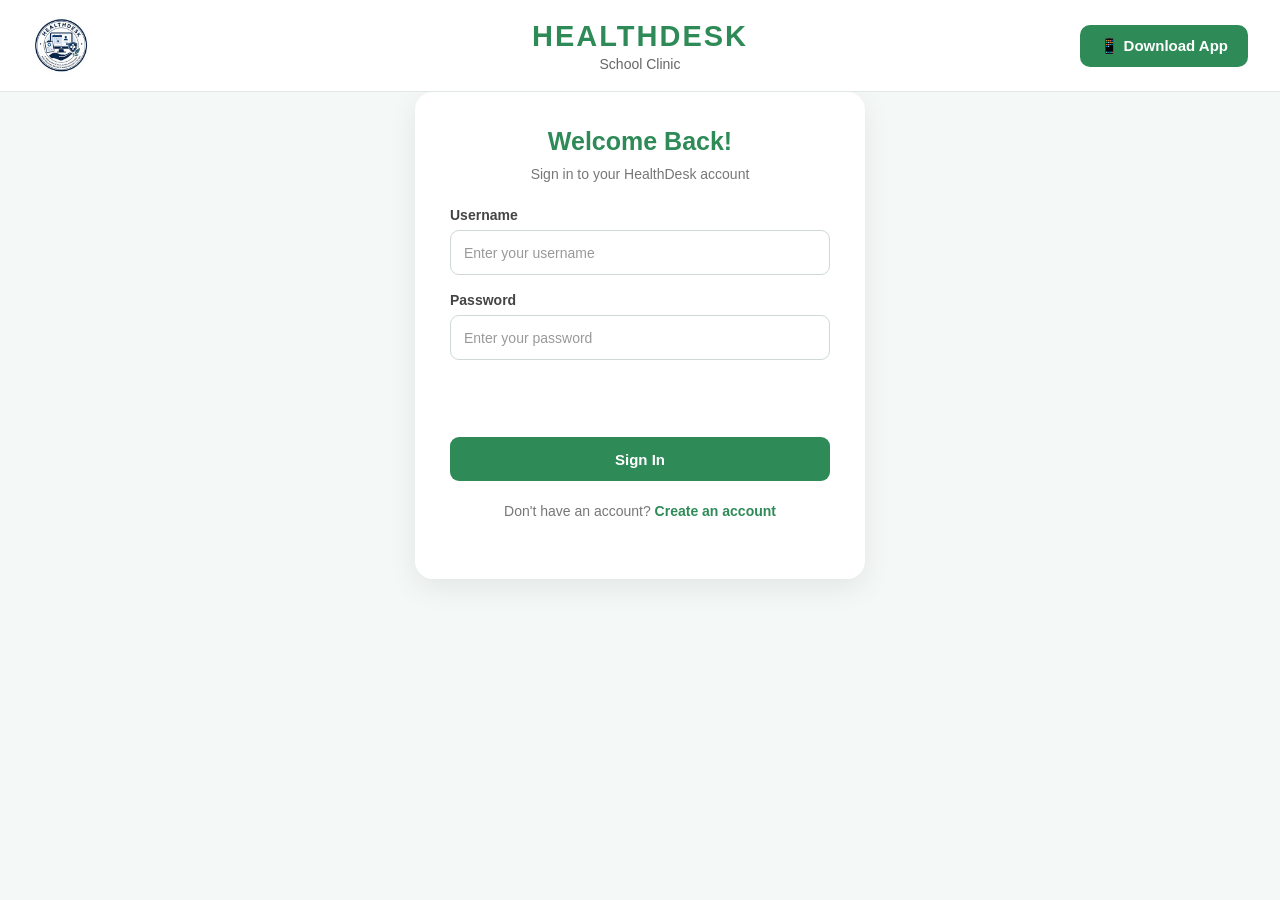
<file: index.html>
<!DOCTYPE html>
<html lang="en">

<head>
    <meta charset="UTF-8">
    <meta name="viewport" content="width=device-width, initial-scale=1.0">

    <title>HealthDesk - School Clinic</title>

    <link rel="stylesheet" href="style.css">
    <link rel="manifest" href="manifest.json">

    <meta name="theme-color" content="#2e8b57">

    <meta name="apple-mobile-web-app-capable" content="yes">
    <meta name="apple-mobile-web-app-status-bar-style" content="default">
    <meta name="apple-mobile-web-app-title" content="HealthDesk">
</head>

<body>

    <!-- HEADER -->
    <header class="top-header">

        <div class="header-logo">
            <img src="icon-192.png" alt="HealthDesk Logo">
        </div>

        <div class="header-title">
            <h1>HEALTHDESK</h1>
            <p>School Clinic</p>
        </div>

        <button
            type="button"
            id="installBtn"
            class="install-btn">
            📱 Download App
        </button>

    </header>


    <!-- MAIN -->
    <main class="auth-container">


        <!-- ========================= -->
        <!-- SIGN IN -->
        <!-- ========================= -->

        <section id="loginSection" class="auth-card">

            <h2>Welcome Back!</h2>

            <p class="auth-subtitle">
                Sign in to your HealthDesk account
            </p>


            <!-- LOGIN FORM -->
            <form
                id="loginForm"
                action="login.php"
                method="POST">


                <!-- USERNAME -->
                <div class="form-group">

                    <label for="loginUsername">
                        Username
                    </label>

                    <input
                        type="text"
                        id="loginUsername"
                        name="username"
                        placeholder="Enter your username"
                        required>

                </div>


                <!-- PASSWORD -->
                <div class="form-group">

                    <label for="loginPassword">
                        Password
                    </label>

                    <input
                        type="password"
                        id="loginPassword"
                        name="password"
                        placeholder="Enter your password"
                        required>

                </div>


                <!-- LOGIN MESSAGE -->
                <p
                    id="loginMessage"
                    class="form-message">
                </p>


                <!-- SIGN IN BUTTON -->
                <button
                    type="submit"
                    class="auth-btn">
                    Sign In
                </button>

            </form>


            <!-- GO TO SIGN UP -->
            <p class="switch-text">

                Don't have an account?

                <button
                    type="button"
                    id="showSignup"
                    class="link-btn">
                    Create an account
                </button>

            </p>

        </section>



        <!-- ========================= -->
        <!-- SIGN UP -->
        <!-- ========================= -->

        <section
            id="signupSection"
            class="auth-card hidden">

            <h2>Create Account</h2>

            <p class="auth-subtitle">
                Register your HealthDesk account
            </p>


            <!-- SIGNUP FORM -->
            <form
                id="signupForm"
                action="signup.php"
                method="POST">


                <!-- FIRST NAME -->
                <div class="form-group">

                    <label for="signupFirstName">
                        First Name
                    </label>

                    <input
                        type="text"
                        id="signupFirstName"
                        name="first_name"
                        placeholder="Enter your first name"
                        required>

                </div>


                <!-- LAST NAME -->
                <div class="form-group">

                    <label for="signupLastName">
                        Last Name
                    </label>

                    <input
                        type="text"
                        id="signupLastName"
                        name="last_name"
                        placeholder="Enter your last name"
                        required>

                </div>


                <!-- STUDENT ID -->
                <div class="form-group">

                    <label for="signupStudentId">
                        Student ID
                    </label>

                    <input
                        type="text"
                        id="signupStudentId"
                        name="student_id"
                        placeholder="Enter your student ID"
                        required>

                </div>


                <!-- EMAIL -->
                <div class="form-group">

                    <label for="signupEmail">
                        Email
                    </label>

                    <input
                        type="email"
                        id="signupEmail"
                        name="email"
                        placeholder="Enter your email"
                        required>

                </div>


                <!-- USERNAME -->
                <div class="form-group">

                    <label for="signupUsername">
                        Username
                    </label>

                    <input
                        type="text"
                        id="signupUsername"
                        name="username"
                        placeholder="Create a username"
                        required>

                </div>


                <!-- PASSWORD -->
                <div class="form-group">

                    <label for="signupPassword">
                        Password
                    </label>

                    <input
                        type="password"
                        id="signupPassword"
                        name="password"
                        placeholder="Create a password"
                        minlength="6"
                        required>

                </div>


                <!-- CONFIRM PASSWORD -->
                <div class="form-group">

                    <label for="signupConfirmPassword">
                        Confirm Password
                    </label>

                    <input
                        type="password"
                        id="signupConfirmPassword"
                        name="confirm_password"
                        placeholder="Confirm your password"
                        minlength="6"
                        required>

                </div>


                <!-- SIGNUP MESSAGE -->
                <p
                    id="signupMessage"
                    class="form-message">
                </p>


                <!-- CREATE ACCOUNT BUTTON -->
                <button
                    type="submit"
                    class="auth-btn">
                    Create Account
                </button>

            </form>


            <!-- GO TO SIGN IN -->
            <p class="switch-text">

                Already have an account?

                <button
                    type="button"
                    id="showLogin"
                    class="link-btn">
                    Sign In
                </button>

            </p>

        </section>

    </main>



    <!-- DOWNLOAD OVERLAY -->
    <div
        id="downloadOverlay"
        class="download-overlay hidden">

        <div class="download-box">

            <h3>Preparing HealthDesk...</h3>

            <p id="downloadMessage">
                Preparing the app for installation...
            </p>

            <div class="download-progress">

                <div
                    id="downloadProgressBar"
                    class="download-progress-bar">
                </div>

            </div>

            <p id="downloadCountdown">
                5
            </p>

        </div>

    </div>



    <!-- JAVASCRIPT -->
    <script src="script.js"></script>


    <!-- SERVICE WORKER -->
    <script>

        if ("serviceWorker" in navigator) {

            window.addEventListener("load", function () {

                navigator.serviceWorker
                    .register("service-worker.js")
                    .catch(function (error) {

                        console.log(
                            "Service Worker registration failed:",
                            error
                        );

                    });

            });

        }

    </script>

</body>

</html>
</file>
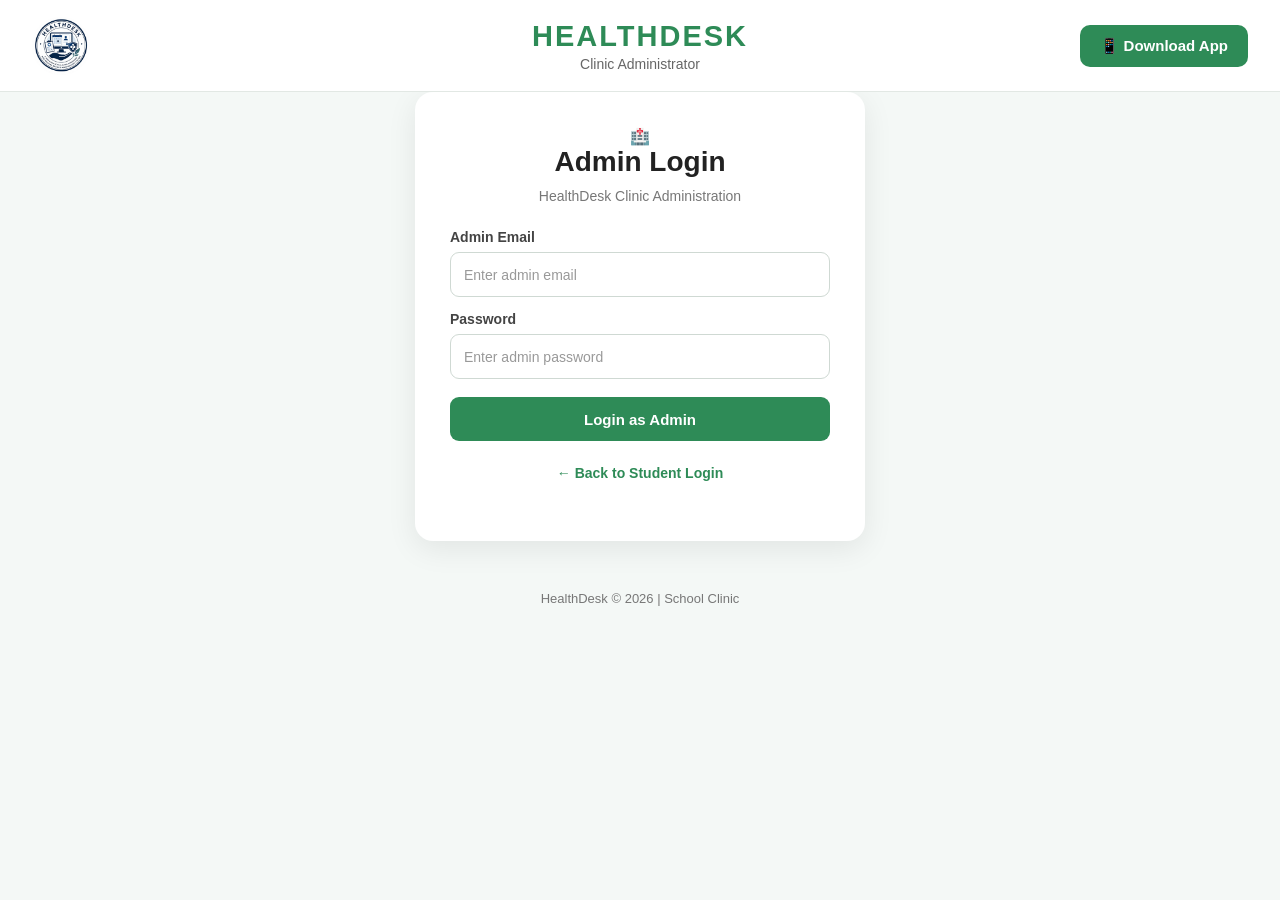
<file: admin-login.html>
<!DOCTYPE html>
<html lang="en">

<head>

    <meta charset="UTF-8">

    <meta name="viewport" content="width=device-width, initial-scale=1.0">

    <title>Admin Login - HealthDesk</title>

    <link rel="stylesheet" href="style.css">

    <!-- PWA -->
    <link rel="manifest" href="manifest.json">
    <meta name="theme-color" content="#2e8b57">

    <meta name="apple-mobile-web-app-capable" content="yes">
    <meta name="apple-mobile-web-app-status-bar-style" content="default">
    <meta name="apple-mobile-web-app-title" content="HealthDesk">

</head>

<body>

    <!-- HEALTHDESK HEADER -->

    <header class="top-header">

        <div class="header-logo">
            <img src="icon-192.png" alt="HealthDesk Logo">
        </div>

        <div class="header-title">
            <h1>HEALTHDESK</h1>
            <p>Clinic Administrator</p>
        </div>

        <button id="installBtn" class="install-btn">
            📱 Download App
        </button>

    </header>


    <main class="auth-container">

        <div class="auth-card">

            <div class="medical-icon">
                🏥
            </div>

            <h1>
                Admin Login
            </h1>

            <p class="auth-subtitle">
                HealthDesk Clinic Administration
            </p>


            <form id="adminLoginForm">

                <label for="adminEmail">
                    Admin Email
                </label>

                <input
                    type="email"
                    id="adminEmail"
                    placeholder="Enter admin email"
                    required
                >


                <label for="adminPassword">
                    Password
                </label>

                <input
                    type="password"
                    id="adminPassword"
                    placeholder="Enter admin password"
                    required
                >


                <button
                    type="submit"
                    class="btn primary-btn full-width">

                    Login as Admin

                </button>

            </form>


            <p
                id="adminLoginMessage"
                class="form-description">
            </p>


            <p class="switch-text">

                <a href="index.html">
                    ← Back to Student Login
                </a>

            </p>

        </div>

    </main>


    <footer>

        <p>
            HealthDesk © 2026 | School Clinic
        </p>

    </footer>


    <script src="script.js"></script>


    <script>

        if ("serviceWorker" in navigator) {

            window.addEventListener("load", () => {

                navigator.serviceWorker.register("./service-worker.js");

            });

        }

    </script>

</body>

</html>
</file>
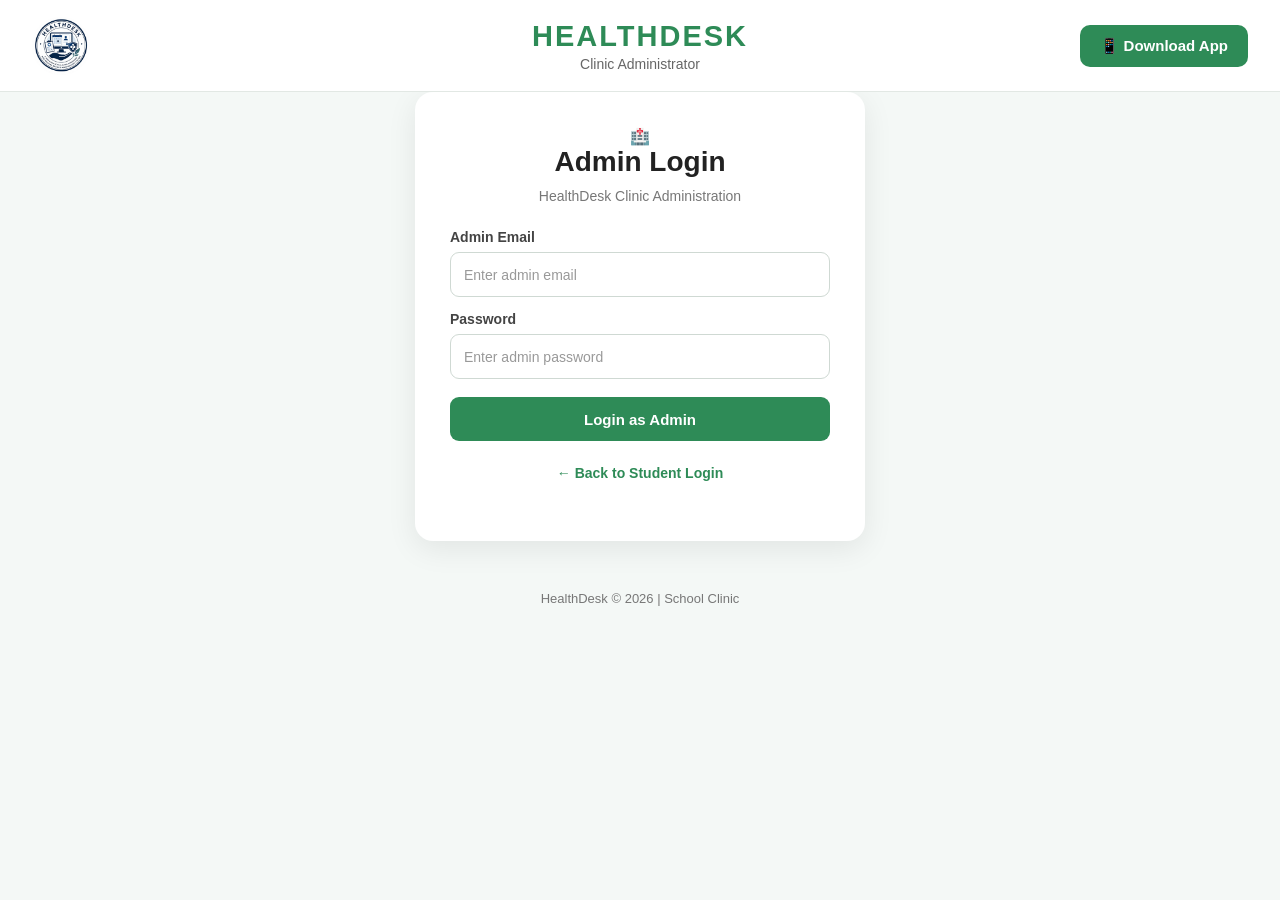
<file: admin.html>
<!DOCTYPE html>
<html lang="en">

<head>

    <meta charset="UTF-8">

    <meta
        name="viewport"
        content="width=device-width, initial-scale=1.0"
    >

    <title>HealthDesk - School Clinic</title>

    <link
        rel="manifest"
        href="manifest.json"
    >

    <meta
        name="theme-color"
        content="#2e8b57"
    >

    <link
        rel="stylesheet"
        href="style.css"
    >

</head>


<body>


    <!-- TOP HEADER -->

    <header class="top-header">

        <div class="header-logo">

            <img
                src="icon-192.png"
                alt="HealthDesk Logo"
            >

        </div>


        <div class="header-title">

            <h1>HEALTHDESK</h1>

            <p>School Clinic Appointment System</p>

        </div>


        <button
            id="installBtn"
            class="install-btn"
            type="button"
        >
            📱 Download App
        </button>

    </header>



    <!-- LOGIN / SIGN UP -->

    <main class="auth-container">


        <!-- LOGIN SECTION -->

        <section
            id="loginSection"
            class="auth-card"
        >

            <h2>
                Welcome Back
            </h2>

            <p class="auth-subtitle">
                Log in to your HealthDesk account
            </p>


            <form
                id="loginForm"
                method="POST"
                action="login.php"
            >


                <!-- USERNAME -->

                <div class="form-group">

                    <label for="loginUsername">
                        Username
                    </label>

                    <input
                        type="text"
                        id="loginUsername"
                        name="username"
                        placeholder="Enter your username"
                        required
                    >

                </div>


                <!-- PASSWORD -->

                <div class="form-group">

                    <label for="loginPassword">
                        Password
                    </label>

                    <input
                        type="password"
                        id="loginPassword"
                        name="password"
                        placeholder="Enter your password"
                        required
                    >

                </div>


                <!-- LOGIN MESSAGE -->

                <p
                    id="loginMessage"
                    class="form-message"
                ></p>


                <!-- LOGIN BUTTON -->

                <button
                    type="submit"
                    class="primary-btn"
                >
                    Log In
                </button>


            </form>


            <!-- SWITCH TO SIGN UP -->

            <p class="switch-text">

                Don't have an account?

                <button
                    type="button"
                    id="showSignup"
                    class="link-btn"
                >
                    Create an account
                </button>

            </p>


        </section>



        <!-- SIGN UP SECTION -->

        <section
            id="signupSection"
            class="auth-card hidden"
        >

            <h2>
                Create Account
            </h2>

            <p class="auth-subtitle">
                Register for HealthDesk
            </p>


            <form
                id="signupForm"
                method="POST"
                action="signup.php"
            >


                <!-- EMAIL -->

                <div class="form-group">

                    <label for="signupEmail">
                        Email
                    </label>

                    <input
                        type="email"
                        id="signupEmail"
                        name="email"
                        placeholder="Enter your email"
                        required
                    >

                </div>


                <!-- USERNAME -->

                <div class="form-group">

                    <label for="signupUsername">
                        Username
                    </label>

                    <input
                        type="text"
                        id="signupUsername"
                        name="username"
                        placeholder="Create a username"
                        required
                    >

                </div>


                <!-- PASSWORD -->

                <div class="form-group">

                    <label for="signupPassword">
                        Password
                    </label>

                    <input
                        type="password"
                        id="signupPassword"
                        name="password"
                        placeholder="Create a password"
                        minlength="6"
                        required
                    >

                </div>


                <!-- CONFIRM PASSWORD -->

                <div class="form-group">

                    <label for="signupConfirmPassword">
                        Confirm Password
                    </label>

                    <input
                        type="password"
                        id="signupConfirmPassword"
                        name="confirm_password"
                        placeholder="Confirm your password"
                        minlength="6"
                        required
                    >

                </div>


                <!-- SIGN UP MESSAGE -->

                <p
                    id="signupMessage"
                    class="form-message"
                ></p>


                <!-- SIGN UP BUTTON -->

                <button
                    type="submit"
                    class="primary-btn"
                >
                    Create Account
                </button>


            </form>


            <!-- SWITCH TO LOGIN -->

            <p class="switch-text">

                Already have an account?

                <button
                    type="button"
                    id="showLogin"
                    class="link-btn"
                >
                    Log in
                </button>

            </p>


        </section>


    </main>



    <!-- FOOTER -->

    <footer>

        <p>
            © 2026 HealthDesk - School Clinic
        </p>

    </footer>



    <!-- MAIN JAVASCRIPT -->

    <script src="script.js"></script>


    <!-- SERVICE WORKER -->

    <script>

        if ("serviceWorker" in navigator) {

            navigator.serviceWorker.register(
                "./service-worker.js"
            );

        }

    </script>


</body>

</html>
</file>
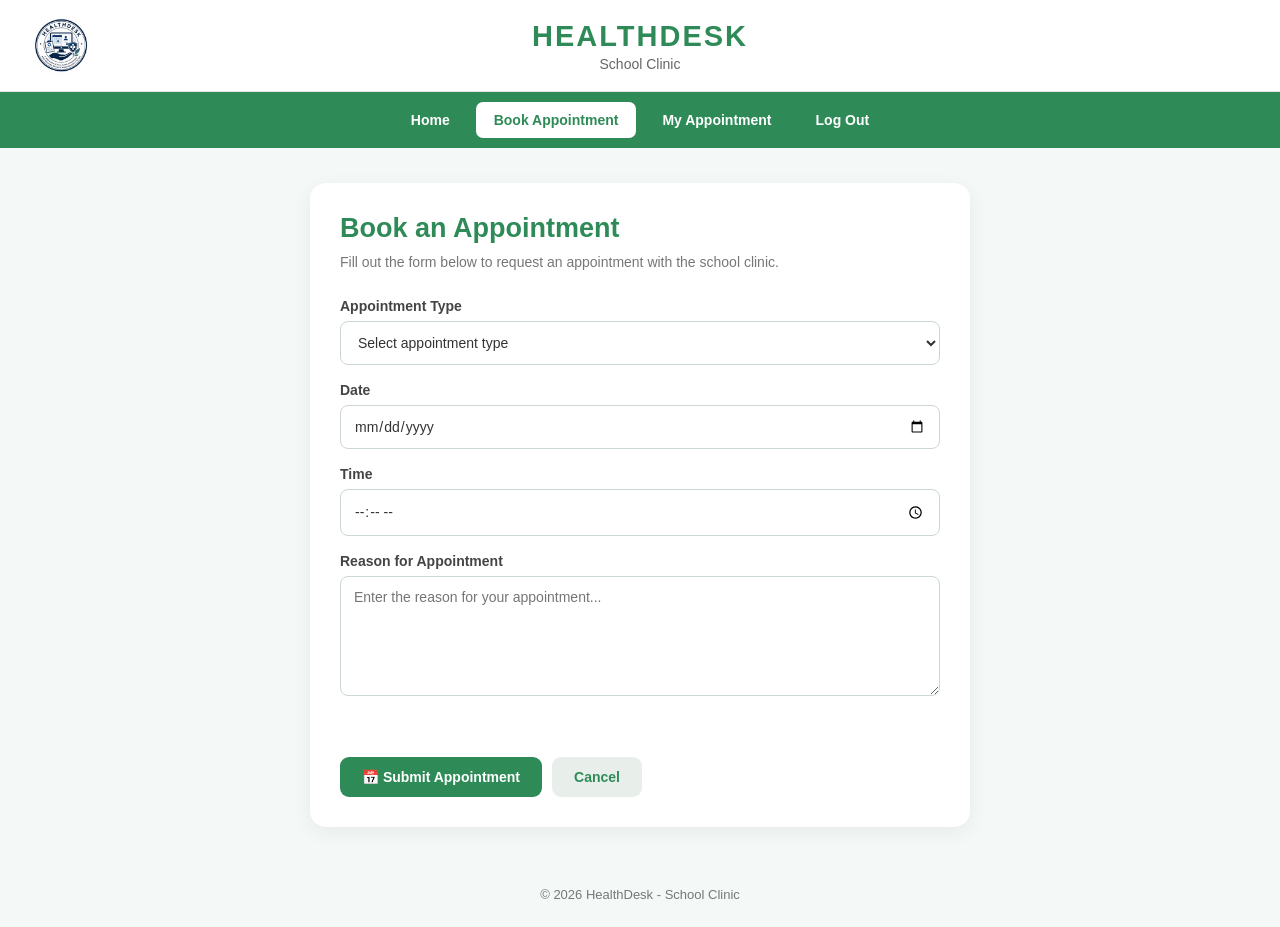
<file: appointment.html>
<!DOCTYPE html>
<html lang="en">

<head>
    <meta charset="UTF-8">
    <meta name="viewport" content="width=device-width, initial-scale=1.0">

    <title>Book an Appointment - HealthDesk</title>

    <link rel="manifest" href="manifest.json">
    <meta name="theme-color" content="#2e8b57">

    <link rel="stylesheet" href="style.css">
</head>

<body>

    <!-- HEADER -->
    <header class="top-header">

        <div class="header-logo">
            <img src="icon-192.png" alt="HealthDesk Logo">
        </div>

        <div class="header-title">
            <h1>HEALTHDESK</h1>
            <p>School Clinic</p>
        </div>

    </header>


    <!-- NAVIGATION -->
    <nav class="page-nav">

        <a href="dashboard.html">
            Home
        </a>

        <a href="appointment.html" class="active">
            Book Appointment
        </a>

        <a href="appointments.html">
            My Appointment
        </a>

        <button id="logoutBtn" type="button">
            Log Out
        </button>

    </nav>


    <!-- APPOINTMENT FORM -->
    <main class="appointment-container">

        <section class="appointment-card">

            <h1>Book an Appointment</h1>

            <p>
                Fill out the form below to request an appointment
                with the school clinic.
            </p>


            <form id="appointmentForm">

                <!-- APPOINTMENT TYPE -->
                <div class="form-group">

                    <label for="appointmentType">
                        Appointment Type
                    </label>

                    <select
                        id="appointmentType"
                        name="appointmentType"
                        required
                    >

                        <option value="">
                            Select appointment type
                        </option>

                        <option value="Public">
                            Public
                        </option>

                        <option value="Private">
                            Private
                        </option>

                    </select>

                </div>


                <!-- DATE -->
                <div class="form-group">

                    <label for="appointmentDate">
                        Date
                    </label>

                    <input
                        type="date"
                        id="appointmentDate"
                        name="appointmentDate"
                        required
                    >

                </div>


                <!-- TIME -->
                <div class="form-group">

                    <label for="appointmentTime">
                        Time
                    </label>

                    <input
                        type="time"
                        id="appointmentTime"
                        name="appointmentTime"
                        required
                    >

                </div>


                <!-- REASON -->
                <div class="form-group">

                    <label for="appointmentReason">
                        Reason for Appointment
                    </label>

                    <textarea
                        id="appointmentReason"
                        name="appointmentReason"
                        placeholder="Enter the reason for your appointment..."
                        required
                    ></textarea>

                </div>


                <!-- MESSAGE -->
                <p
                    id="appointmentMessage"
                    class="form-message"
                ></p>


                <!-- BUTTONS -->
                <div class="form-actions">

                    <button
                        type="submit"
                        class="primary-btn"
                    >
                        📅 Submit Appointment
                    </button>

                    <button
                        type="button"
                        class="secondary-btn"
                        onclick="window.location.href='dashboard.html'"
                    >
                        Cancel
                    </button>

                </div>

            </form>

        </section>

    </main>


    <!-- FOOTER -->
    <footer>

        <p>
            © 2026 HealthDesk - School Clinic
        </p>

    </footer>


    <!-- JAVASCRIPT -->
    <script src="script.js"></script>


    <!-- SERVICE WORKER -->
    <script>

        if ("serviceWorker" in navigator) {

            navigator.serviceWorker.register(
                "./service-worker.js"
            );

        }

    </script>

</body>

</html>
</file>
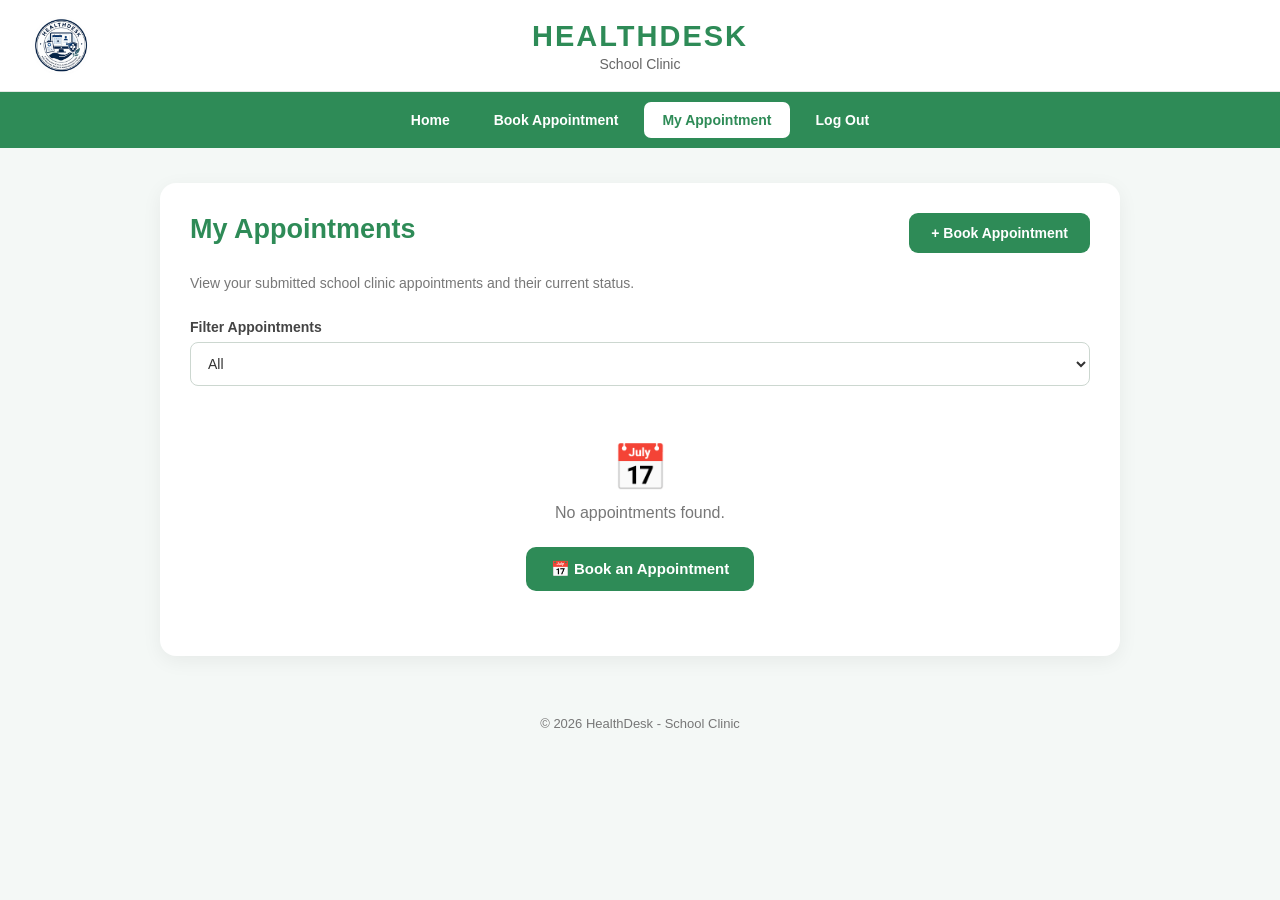
<file: appointments.html>
<!DOCTYPE html>
<html lang="en">

<head>
    <meta charset="UTF-8">
    <meta
        name="viewport"
        content="width=device-width, initial-scale=1.0"
    >

    <title>My Appointments - HealthDesk</title>

    <link rel="manifest" href="manifest.json">
    <meta name="theme-color" content="#2e8b57">

    <link rel="stylesheet" href="style.css">
</head>

<body>

    <!-- HEADER -->
    <header class="top-header">

        <div class="header-logo">
            <img
                src="icon-192.png"
                alt="HealthDesk Logo"
            >
        </div>

        <div class="header-title">

            <h1>
                HEALTHDESK
            </h1>

            <p>
                School Clinic
            </p>

        </div>

    </header>


    <!-- NAVIGATION -->
    <nav class="page-nav">

        <a href="dashboard.html">
            Home
        </a>

        <a href="appointment.html">
            Book Appointment
        </a>

        <a
            href="appointments.html"
            class="active"
        >
            My Appointment
        </a>

        <button
            id="logoutBtn"
            type="button"
        >
            Log Out
        </button>

    </nav>


    <!-- MY APPOINTMENTS -->
    <main class="appointments-container">

        <section class="appointment-card">

            <div class="section-title">

                <h1>
                    My Appointments
                </h1>

                <a
                    href="appointment.html"
                    class="primary-btn"
                >
                    + Book Appointment
                </a>

            </div>


            <p>
                View your submitted school clinic appointments
                and their current status.
            </p>


            <!-- FILTER -->
            <div class="form-group">

                <label for="appointmentFilter">
                    Filter Appointments
                </label>

                <select id="appointmentFilter">

                    <option value="all">
                        All
                    </option>

                    <option value="Pending">
                        Pending
                    </option>

                    <option value="Approved">
                        Approved
                    </option>

                    <option value="Rejected">
                        Rejected
                    </option>

                    <option value="Completed">
                        Completed
                    </option>

                </select>

            </div>


            <!-- APPOINTMENT LIST -->
            <div
                id="appointmentsList"
                class="appointment-list"
            >

                <div class="empty-dashboard">

                    <span>
                        📅
                    </span>

                    <p>
                        No appointments found.
                    </p>

                    <a
                        href="appointment.html"
                        class="book-appointment-btn"
                    >
                        📅 Book an Appointment
                    </a>

                </div>

            </div>

        </section>

    </main>


    <!-- FOOTER -->
    <footer>

        <p>
            © 2026 HealthDesk - School Clinic
        </p>

    </footer>


    <!-- JAVASCRIPT -->
    <script src="script.js"></script>


    <!-- SERVICE WORKER -->
    <script>

        if ("serviceWorker" in navigator) {

            navigator.serviceWorker.register(
                "./service-worker.js"
            );

        }

    </script>

</body>

</html>
</file>
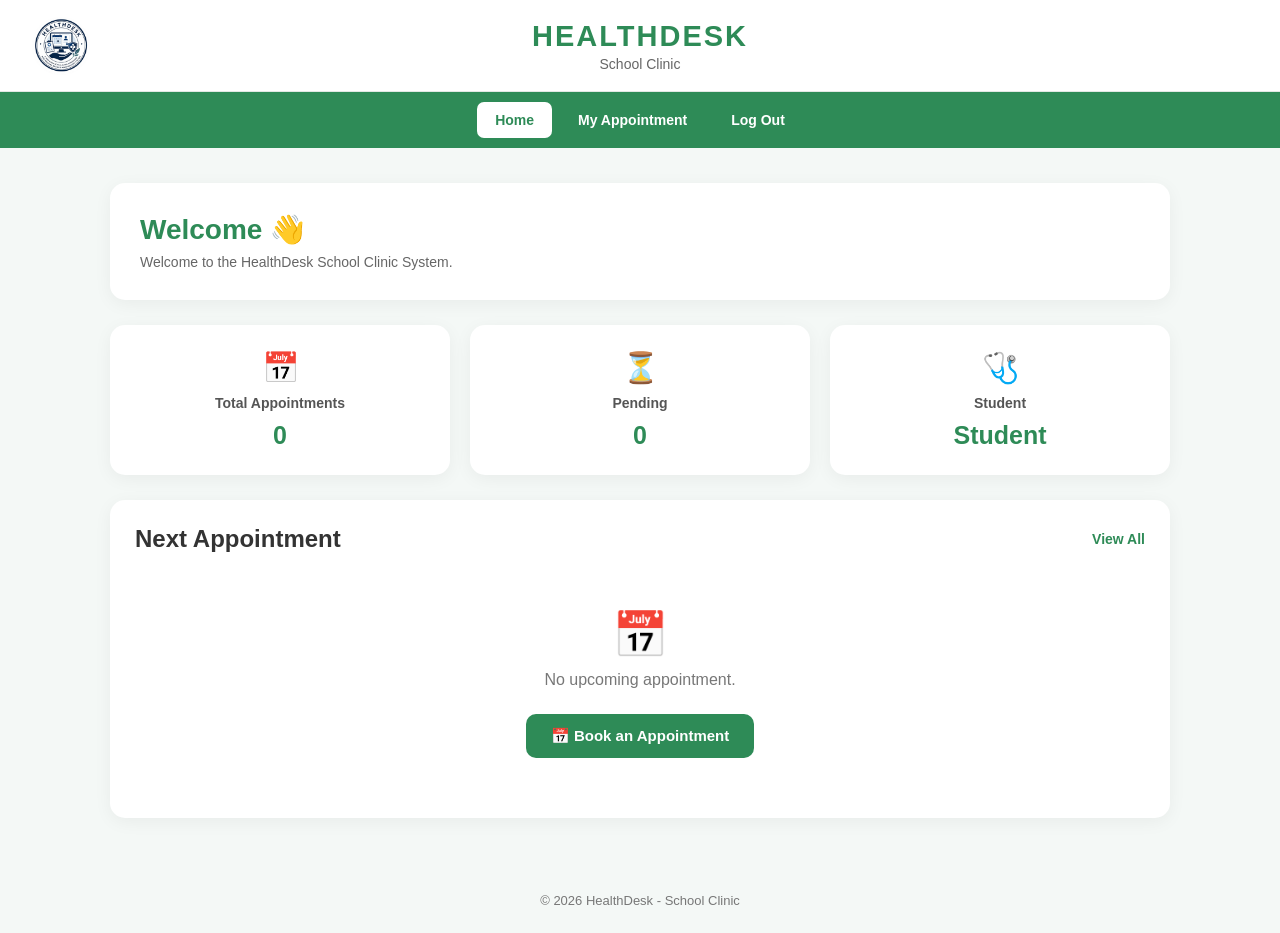
<file: dashboard.html>
<!DOCTYPE html>
<html lang="en">

<head>
    <meta charset="UTF-8">
    <meta name="viewport" content="width=device-width, initial-scale=1.0">

    <title>Dashboard - HealthDesk</title>

    <link rel="manifest" href="manifest.json">
    <meta name="theme-color" content="#2e8b57">

    <link rel="stylesheet" href="style.css">
</head>

<body>

    <!-- ============================= -->
    <!-- HEADER -->
    <!-- ============================= -->

    <header class="top-header">

        <div class="header-logo">
            <img src="icon-192.png" alt="HealthDesk Logo">
        </div>

        <div class="header-title">
            <h1>HEALTHDESK</h1>
            <p>School Clinic</p>
        </div>

    </header>


    <!-- ============================= -->
    <!-- NAVIGATION -->
    <!-- ============================= -->

    <nav class="page-nav">

        <a href="dashboard.html" class="active">
            Home
        </a>

        <a href="appointment.html">
            My Appointment
        </a>

        <button id="logoutBtn" type="button">
            Log Out
        </button>

    </nav>


    <!-- ============================= -->
    <!-- DASHBOARD -->
    <!-- ============================= -->

    <main class="dashboard">

        <!-- Welcome -->

        <section class="welcome-section">

            <h1>
                Welcome 👋
            </h1>

            <p>
                Welcome to the HealthDesk School Clinic System.
            </p>

        </section>


        <!-- ============================= -->
        <!-- STATISTICS -->
        <!-- ============================= -->

        <section class="stats-container">

            <div class="stat-card">

                <div class="stat-icon">
                    📅
                </div>

                <h3>
                    Total Appointments
                </h3>

                <strong id="totalAppointments">
                    0
                </strong>

            </div>


            <div class="stat-card">

                <div class="stat-icon">
                    ⏳
                </div>

                <h3>
                    Pending
                </h3>

                <strong id="pendingAppointments">
                    0
                </strong>

            </div>


            <div class="stat-card">

                <div class="stat-icon">
                    🩺
                </div>

                <h3>
                    Student
                </h3>

                <strong id="studentNameDisplay">
                    Student
                </strong>

            </div>

        </section>


        <!-- ============================= -->
        <!-- NEXT APPOINTMENT -->
        <!-- ============================= -->

        <section class="next-appointment">

            <div class="section-title">

                <h2>
                    Next Appointment
                </h2>

                <a href="appointments.html">
                    View All
                </a>

            </div>


            <div id="nextAppointment">

                <div class="empty-dashboard">

                    <span>
                        📅
                    </span>

                    <p>
                        No upcoming appointment.
                    </p>


                    <!-- BOOK APPOINTMENT BUTTON -->

                    <a
                        href="appointment.html"
                        class="book-appointment-btn"
                    >
                        📅 Book an Appointment
                    </a>

                </div>

            </div>

        </section>

    </main>


    <!-- ============================= -->
    <!-- FOOTER -->
    <!-- ============================= -->

    <footer>

        <p>
            © 2026 HealthDesk - School Clinic
        </p>

    </footer>


    <!-- ============================= -->
    <!-- JAVASCRIPT -->
    <!-- ============================= -->

    <script src="script.js"></script>


    <!-- SERVICE WORKER -->

    <script>

        if ("serviceWorker" in navigator) {

            navigator.serviceWorker.register(
                "./service-worker.js"
            );

        }

    </script>

</body>

</html>
</file>
<file: style.css>
/* =========================================================
   HEALTHDESK - COMPLETE STYLE.CSS
   ========================================================= */


/* =========================================================
   RESET
   ========================================================= */

* {
    margin: 0;
    padding: 0;
    box-sizing: border-box;
}

html {
    scroll-behavior: smooth;
}

body {
    font-family: Arial, Helvetica, sans-serif;
    background: #f4f8f6;
    color: #333;
    min-height: 100vh;
}


/* =========================================================
   HEADER
   ========================================================= */

.top-header {
    width: 100%;
    min-height: 92px;

    background: #ffffff;

    display: flex;
    align-items: center;

    padding: 15px 32px;

    border-bottom: 1px solid #e2e8e4;

    position: relative;
}

.header-logo {
    display: flex;
    align-items: center;
}

.header-logo img {
    width: 58px;
    height: 58px;

    object-fit: contain;

    border-radius: 50%;
}

.header-title {
    position: absolute;

    left: 50%;
    top: 50%;

    transform: translate(-50%, -50%);

    text-align: center;

    white-space: nowrap;
}

.header-title h1 {
    color: #2e8b57;

    font-size: 29px;

    font-weight: 700;

    letter-spacing: 2px;

    margin: 0;
}

.header-title p {
    color: #666;

    font-size: 14px;

    margin-top: 3px;
}


/* =========================================================
   DOWNLOAD APP BUTTON
   ========================================================= */

.install-btn {
    display: block;

    margin-left: auto;

    padding: 12px 20px;

    background: #2e8b57;

    color: #ffffff;

    border: none;

    border-radius: 10px;

    font-size: 15px;

    font-weight: bold;

    cursor: pointer;

    transition: 0.2s ease;
}

.install-btn:hover {
    background: #246b45;

    transform: translateY(-1px);
}

.install-btn:active {
    transform: scale(0.97);
}


/* =========================================================
   AUTH PAGE
   LOGIN / SIGN UP
   ========================================================= */

.auth-page {
    width: 100%;

    min-height: calc(100vh - 92px);

    display: flex;

    justify-content: center;

    align-items: center;

    padding: 40px 20px;
}


/*
   If the HTML uses login/signup sections directly,
   this makes them appear properly.
*/

.auth-container {
    width: 100%;

    max-width: 450px;

    margin: 0 auto;
}


/* =========================================================
   AUTH CARD
   ========================================================= */

.auth-card {
    width: 100%;

    max-width: 450px;

    background: #ffffff;

    padding: 35px;

    margin: 0 auto 25px;

    border-radius: 18px;

    box-shadow:
        0 8px 30px rgba(0, 0, 0, 0.08);

    text-align: center;
}

.auth-card h1 {
    color: #222;

    font-size: 28px;

    margin-bottom: 8px;
}

.auth-card h2 {
    color: #2e8b57;

    font-size: 25px;

    margin-bottom: 8px;
}

.auth-card p {
    color: #777;

    font-size: 14px;

    line-height: 1.5;

    margin-bottom: 22px;
}


/* =========================================================
   AUTH FORM
   ========================================================= */

.auth-card form {
    width: 100%;

    text-align: left;
}


/*
   Works for labels whether they are inside
   .form-group or directly inside the form.
*/

.auth-card label {
    display: block;

    color: #444;

    font-size: 14px;

    font-weight: bold;

    margin-bottom: 7px;

    margin-top: 14px;
}


/* =========================================================
   AUTH INPUTS
   ========================================================= */

.auth-card input,
.auth-card select,
.auth-card textarea {
    display: block;

    width: 100%;

    height: 45px;

    padding: 11px 13px;

    background: #ffffff;

    color: #333;

    border: 1px solid #cfd9d3;

    border-radius: 9px;

    outline: none;

    font-family: Arial, Helvetica, sans-serif;

    font-size: 14px;

    transition:
        border-color 0.2s ease,
        box-shadow 0.2s ease;
}

.auth-card textarea {
    height: auto;

    min-height: 110px;

    resize: vertical;
}

.auth-card input::placeholder,
.auth-card textarea::placeholder {
    color: #999;
}


/* Focus */

.auth-card input:focus,
.auth-card select:focus,
.auth-card textarea:focus {
    border-color: #2e8b57;

    box-shadow:
        0 0 0 3px rgba(46, 139, 87, 0.12);
}


/* =========================================================
   FORM GROUP
   ========================================================= */

.form-group {
    width: 100%;

    margin-bottom: 17px;

    text-align: left;
}

.form-group label {
    margin-top: 0;
}


/* =========================================================
   AUTH BUTTONS
   ========================================================= */

.auth-card button {
    width: 100%;

    min-height: 44px;

    margin-top: 18px;

    padding: 11px 18px;

    background: #2e8b57;

    color: #ffffff;

    border: none;

    border-radius: 9px;

    font-family: Arial, Helvetica, sans-serif;

    font-size: 15px;

    font-weight: bold;

    cursor: pointer;

    transition: 0.2s ease;
}

.auth-card button:hover {
    background: #246b45;

    transform: translateY(-1px);
}

.auth-card button:active {
    transform: scale(0.98);
}


/*
   Login / signup switching buttons
   such as "Sign Up" and "Login"
*/

.auth-card .switch-btn,
.auth-card .link-btn {
    width: auto;

    min-height: auto;

    margin: 0;

    padding: 0;

    background: transparent;

    color: #2e8b57;

    border: none;

    font-size: 14px;

    font-weight: bold;
}

.auth-card .switch-btn:hover,
.auth-card .link-btn:hover {
    background: transparent;

    color: #246b45;

    transform: none;

    text-decoration: underline;
}


/* =========================================================
   AUTH LINKS
   ========================================================= */

.auth-card a {
    color: #2e8b57;

    text-decoration: none;

    font-size: 14px;

    font-weight: bold;
}

.auth-card a:hover {
    text-decoration: underline;
}


/* Admin login */

.auth-card .admin-link {
    display: inline-block;

    margin-top: 20px;

    color: #555;

    font-weight: normal;
}


/* =========================================================
   FORM MESSAGES
   ========================================================= */

.form-message {
    min-height: 20px;

    margin-top: 10px;

    margin-bottom: 5px;

    font-size: 14px;

    text-align: center;
}

.success-message {
    color: #2e8b57;
}

.error-message {
    color: #dc3545;
}


/* =========================================================
   NAVIGATION
   ========================================================= */

.page-nav {
    width: 100%;

    display: flex;

    justify-content: center;

    align-items: center;

    gap: 8px;

    padding: 10px 15px;

    background: #2e8b57;
}

.page-nav a,
.page-nav button {
    padding: 10px 18px;

    background: transparent;

    color: #ffffff;

    border: none;

    border-radius: 7px;

    text-decoration: none;

    font-family: Arial, Helvetica, sans-serif;

    font-size: 14px;

    font-weight: bold;

    cursor: pointer;

    transition: 0.2s ease;
}

.page-nav a:hover,
.page-nav button:hover {
    background: rgba(255, 255, 255, 0.16);
}

.page-nav a.active {
    background: #ffffff;

    color: #2e8b57;
}


/* =========================================================
   DASHBOARD
   ========================================================= */

.dashboard {
    width: 100%;

    max-width: 1100px;

    margin: 0 auto;

    padding: 35px 20px 50px;
}


/* Welcome */

.welcome-section {
    background: #ffffff;

    padding: 30px;

    margin-bottom: 25px;

    border-radius: 15px;

    box-shadow:
        0 4px 18px rgba(0, 0, 0, 0.05);
}

.welcome-section h1 {
    color: #2e8b57;

    font-size: 28px;

    margin-bottom: 8px;
}

.welcome-section p {
    color: #666;

    font-size: 14px;
}


/* =========================================================
   DASHBOARD STATS
   ========================================================= */

.stats-container {
    display: grid;

    grid-template-columns: repeat(3, 1fr);

    gap: 20px;

    margin-bottom: 25px;
}

.stat-card {
    background: #ffffff;

    padding: 25px;

    border-radius: 15px;

    text-align: center;

    box-shadow:
        0 4px 18px rgba(0, 0, 0, 0.05);
}

.stat-icon {
    font-size: 30px;

    margin-bottom: 10px;
}

.stat-card h3 {
    color: #555;

    font-size: 14px;

    margin-bottom: 10px;
}

.stat-card strong {
    display: block;

    color: #2e8b57;

    font-size: 25px;
}


/* =========================================================
   NEXT APPOINTMENT
   ========================================================= */

.next-appointment {
    background: #ffffff;

    padding: 25px;

    border-radius: 15px;

    box-shadow:
        0 4px 18px rgba(0, 0, 0, 0.05);
}

.section-title {
    display: flex;

    justify-content: space-between;

    align-items: center;

    gap: 15px;

    margin-bottom: 20px;
}

.section-title h1,
.section-title h2 {
    color: #333;
}

.section-title a {
    color: #2e8b57;

    text-decoration: none;

    font-size: 14px;

    font-weight: bold;
}

.section-title a:hover {
    text-decoration: underline;
}


/* Empty appointment */

.empty-dashboard {
    text-align: center;

    padding: 35px 20px;
}

.empty-dashboard span {
    display: block;

    font-size: 45px;

    margin-bottom: 10px;
}

.empty-dashboard p {
    color: #777;

    margin-bottom: 15px;
}


/* =========================================================
   BOOK APPOINTMENT BUTTON
   ========================================================= */

.book-appointment-btn {
    display: inline-flex;

    justify-content: center;

    align-items: center;

    gap: 6px;

    padding: 13px 25px;

    margin-top: 10px;

    background: #2e8b57;

    color: #ffffff !important;

    border: none;

    border-radius: 10px;

    text-decoration: none !important;

    font-size: 15px;

    font-weight: bold;

    cursor: pointer;

    transition: 0.2s ease;
}

.book-appointment-btn:hover {
    background: #246b45;

    transform: translateY(-1px);
}

.book-appointment-btn:active {
    transform: scale(0.98);
}


/* =========================================================
   GENERAL BUTTONS
   ========================================================= */

.primary-btn {
    display: inline-flex;

    justify-content: center;

    align-items: center;

    padding: 12px 22px;

    background: #2e8b57;

    color: #ffffff !important;

    border: none;

    border-radius: 9px;

    text-decoration: none !important;

    font-size: 14px;

    font-weight: bold;

    cursor: pointer;

    transition: 0.2s ease;
}

.primary-btn:hover {
    background: #246b45;

    transform: translateY(-1px);
}

.primary-btn:active {
    transform: scale(0.98);
}


.secondary-btn {
    display: inline-flex;

    justify-content: center;

    align-items: center;

    padding: 12px 22px;

    background: #e8efeb;

    color: #2e8b57 !important;

    border: none;

    border-radius: 9px;

    text-decoration: none;

    font-size: 14px;

    font-weight: bold;

    cursor: pointer;
}

.secondary-btn:hover {
    background: #dce7e0;
}


.danger-btn {
    padding: 10px 16px;

    background: #dc3545;

    color: #ffffff;

    border: none;

    border-radius: 7px;

    font-size: 13px;

    font-weight: bold;

    cursor: pointer;
}

.danger-btn:hover {
    background: #b52a37;
}


/* =========================================================
   APPOINTMENT FORM
   ========================================================= */

.appointment-container {
    width: 100%;

    max-width: 700px;

    margin: 35px auto;

    padding: 0 20px;
}

.appointment-card {
    background: #ffffff;

    padding: 30px;

    border-radius: 16px;

    box-shadow:
        0 5px 20px rgba(0, 0, 0, 0.06);
}

.appointment-card h1 {
    color: #2e8b57;

    font-size: 27px;

    margin-bottom: 8px;
}

.appointment-card > p {
    color: #777;

    font-size: 14px;

    line-height: 1.5;

    margin-bottom: 25px;
}


/* Appointment form */

.appointment-card form {
    width: 100%;
}

.appointment-card label {
    display: block;

    margin-bottom: 7px;

    color: #444;

    font-size: 14px;

    font-weight: bold;
}

.appointment-card input,
.appointment-card select,
.appointment-card textarea {
    width: 100%;

    padding: 12px 13px;

    background: #ffffff;

    color: #333;

    border: 1px solid #ccd7d0;

    border-radius: 8px;

    outline: none;

    font-family: Arial, Helvetica, sans-serif;

    font-size: 14px;
}

.appointment-card input:focus,
.appointment-card select:focus,
.appointment-card textarea:focus {
    border-color: #2e8b57;

    box-shadow:
        0 0 0 3px rgba(46, 139, 87, 0.1);
}

.appointment-card textarea {
    min-height: 120px;

    resize: vertical;
}


/* Form actions */

.form-actions {
    display: flex;

    gap: 10px;

    margin-top: 20px;
}


/* =========================================================
   MY APPOINTMENTS
   ========================================================= */

.appointments-container {
    width: 100%;

    max-width: 1000px;

    margin: 35px auto;

    padding: 0 20px;
}

.appointments-container .appointment-card {
    width: 100%;
}


/* Appointment list */

.appointment-list {
    display: flex;

    flex-direction: column;

    gap: 15px;

    margin-top: 20px;
}

.appointment-item {
    background: #ffffff;

    padding: 20px;

    border-left: 4px solid #2e8b57;

    border-radius: 10px;

    box-shadow:
        0 3px 12px rgba(0, 0, 0, 0.05);
}

.appointment-item h3 {
    color: #333;

    margin-bottom: 10px;
}

.appointment-item p {
    color: #666;

    font-size: 14px;

    margin-bottom: 6px;
}


/* =========================================================
   APPOINTMENT STATUS
   ========================================================= */

.status {
    display: inline-block;

    padding: 5px 10px;

    margin-top: 8px;

    border-radius: 20px;

    font-size: 12px;

    font-weight: bold;
}

.status-pending {
    background: #fff3cd;

    color: #856404;
}

.status-approved {
    background: #d4edda;

    color: #155724;
}

.status-rejected {
    background: #f8d7da;

    color: #721c24;
}

.status-completed {
    background: #d1ecf1;

    color: #0c5460;
}


/* =========================================================
   ADMIN
   ========================================================= */

.admin-container {
    width: 100%;

    max-width: 1100px;

    margin: 35px auto;

    padding: 0 20px;
}

.admin-header {
    background: #ffffff;

    padding: 25px;

    border-radius: 15px;

    margin-bottom: 20px;

    box-shadow:
        0 4px 18px rgba(0, 0, 0, 0.05);
}

.admin-header h1 {
    color: #2e8b57;

    margin-bottom: 5px;
}

.admin-header p {
    color: #777;
}

.admin-stats {
    display: grid;

    grid-template-columns: repeat(3, 1fr);

    gap: 20px;

    margin-bottom: 25px;
}

.admin-stat {
    background: #ffffff;

    padding: 25px;

    border-radius: 12px;

    text-align: center;

    box-shadow:
        0 4px 18px rgba(0, 0, 0, 0.05);
}

.admin-stat h3 {
    color: #555;

    font-size: 14px;

    margin-bottom: 8px;
}

.admin-stat strong {
    color: #2e8b57;

    font-size: 25px;
}


/* Admin table */

.admin-table-container {
    background: #ffffff;

    padding: 20px;

    border-radius: 15px;

    overflow-x: auto;

    box-shadow:
        0 4px 18px rgba(0, 0, 0, 0.05);
}

.admin-table {
    width: 100%;

    border-collapse: collapse;
}

.admin-table th,
.admin-table td {
    padding: 12px;

    text-align: left;

    border-bottom: 1px solid #e5e5e5;

    font-size: 13px;
}

.admin-table th {
    background: #f1f6f3;

    color: #2e8b57;
}

.admin-table td {
    color: #555;
}


/* =========================================================
   DOWNLOAD OVERLAY
   ========================================================= */

.download-overlay {
    position: fixed;

    inset: 0;

    display: none;

    justify-content: center;

    align-items: center;

    padding: 20px;

    background: rgba(0, 0, 0, 0.55);

    z-index: 9999;
}

.download-overlay.show {
    display: flex;
}

.download-box {
    width: 100%;

    max-width: 420px;

    padding: 35px 25px;

    background: #ffffff;

    border-radius: 18px;

    text-align: center;

    box-shadow:
        0 10px 40px rgba(0, 0, 0, 0.2);
}

.download-box h2 {
    color: #2e8b57;

    margin-bottom: 10px;
}

.download-box p {
    color: #666;

    font-size: 14px;

    line-height: 1.5;

    margin-bottom: 15px;
}


/* Spinner */

.download-spinner {
    width: 55px;

    height: 55px;

    margin: 10px auto 20px;

    border: 5px solid #e5eee8;

    border-top-color: #2e8b57;

    border-radius: 50%;

    animation: healthdeskSpin 1s linear infinite;
}

@keyframes healthdeskSpin {
    from {
        transform: rotate(0deg);
    }

    to {
        transform: rotate(360deg);
    }
}


/* Progress */

.progress-container {
    width: 100%;

    height: 10px;

    margin: 20px 0 12px;

    background: #e5eee8;

    border-radius: 20px;

    overflow: hidden;
}

#downloadProgressBar {
    width: 0%;

    height: 100%;

    background: #2e8b57;

    border-radius: 20px;

    transition: width 0.4s ease;
}

#downloadCountdown {
    display: block;

    color: #2e8b57;

    font-size: 18px;

    font-weight: bold;

    margin-top: 10px;
}


/* Install button inside overlay */

.install-now-btn {
    display: inline-block;

    margin-top: 20px;

    padding: 13px 25px;

    background: #2e8b57;

    color: #ffffff;

    border: none;

    border-radius: 10px;

    font-size: 15px;

    font-weight: bold;

    cursor: pointer;

    transition: 0.2s ease;
}

.install-now-btn:hover {
    background: #246b45;

    transform: translateY(-1px);
}

.install-now-btn:active {
    transform: scale(0.98);
}


/* =========================================================
   FOOTER
   ========================================================= */

footer {
    width: 100%;

    padding: 25px 20px;

    text-align: center;

    color: #777;

    font-size: 13px;

    margin-top: auto;
}


/* =========================================================
   MOBILE
   ========================================================= */

@media (max-width: 700px) {

    .top-header {
        min-height: 75px;

        padding: 10px 15px;
    }

    .header-logo img {
        width: 45px;

        height: 45px;
    }

    .header-title {
        position: static;

        transform: none;

        margin-left: 10px;

        text-align: left;
    }

    .header-title h1 {
        font-size: 19px;

        letter-spacing: 1px;
    }

    .header-title p {
        font-size: 11px;
    }

    .install-btn {
        padding: 9px 11px;

        font-size: 12px;
    }


    /* Navigation */

    .page-nav {
        gap: 3px;

        padding: 8px 5px;
    }

    .page-nav a,
    .page-nav button {
        padding: 9px 9px;

        font-size: 11px;
    }


    /* Dashboard */

    .dashboard {
        padding: 25px 15px 40px;
    }

    .welcome-section {
        padding: 22px;
    }

    .welcome-section h1 {
        font-size: 23px;
    }


    /* Stats */

    .stats-container {
        grid-template-columns: 1fr;

        gap: 12px;
    }


    /* Appointment */

    .appointment-container {
        margin: 25px auto;

        padding: 0 15px;
    }

    .appointment-card {
        padding: 22px;
    }


    /* Form buttons */

    .form-actions {
        flex-direction: column;
    }

    .form-actions button,
    .form-actions a {
        width: 100%;
    }


    /* Book button */

    .book-appointment-btn {
        width: 100%;

        text-align: center;
    }


    /* My appointments */

    .appointments-container {
        margin: 25px auto;

        padding: 0 15px;
    }


    /* Admin */

    .admin-container {
        margin: 25px auto;

        padding: 0 15px;
    }

    .admin-stats {
        grid-template-columns: 1fr;

        gap: 12px;
    }


    /* Auth */

    .auth-page {
        min-height: auto;

        padding: 30px 15px;
    }

    .auth-card {
        padding: 27px 20px;
    }

    .auth-card h1 {
        font-size: 25px;
    }

    .auth-card h2 {
        font-size: 23px;
    }


    /* Overlay */

    .download-box {
        padding: 30px 20px;
    }

    .install-now-btn {
        width: 100%;
    }
}


/* =========================================================
   SMALL PHONES
   ========================================================= */

@media (max-width: 400px) {

    .top-header {
        padding: 9px 10px;
    }

    .header-logo img {
        width: 40px;

        height: 40px;
    }

    .header-title h1 {
        font-size: 16px;
    }

    .header-title p {
        font-size: 10px;
    }

    .install-btn {
        padding: 7px 8px;

        font-size: 10px;
    }

    .page-nav a,
    .page-nav button {
        padding: 8px 6px;

        font-size: 10px;
    }

    .auth-card {
        padding: 23px 15px;
    }

    .auth-card input,
    .auth-card select,
    .auth-card textarea {
        font-size: 13px;
    }
}
.hidden {
    display: none !important;
}


.switch-text {
    text-align: center;
    margin-top: 20px;
}


.link-btn {
    background: none;
    border: none;
    padding: 0;
    margin-left: 5px;

    color: #2e8b57;

    font-size: inherit;
    font-weight: bold;

    cursor: pointer;
}


.link-btn:hover {
    text-decoration: underline;
}
</file>
